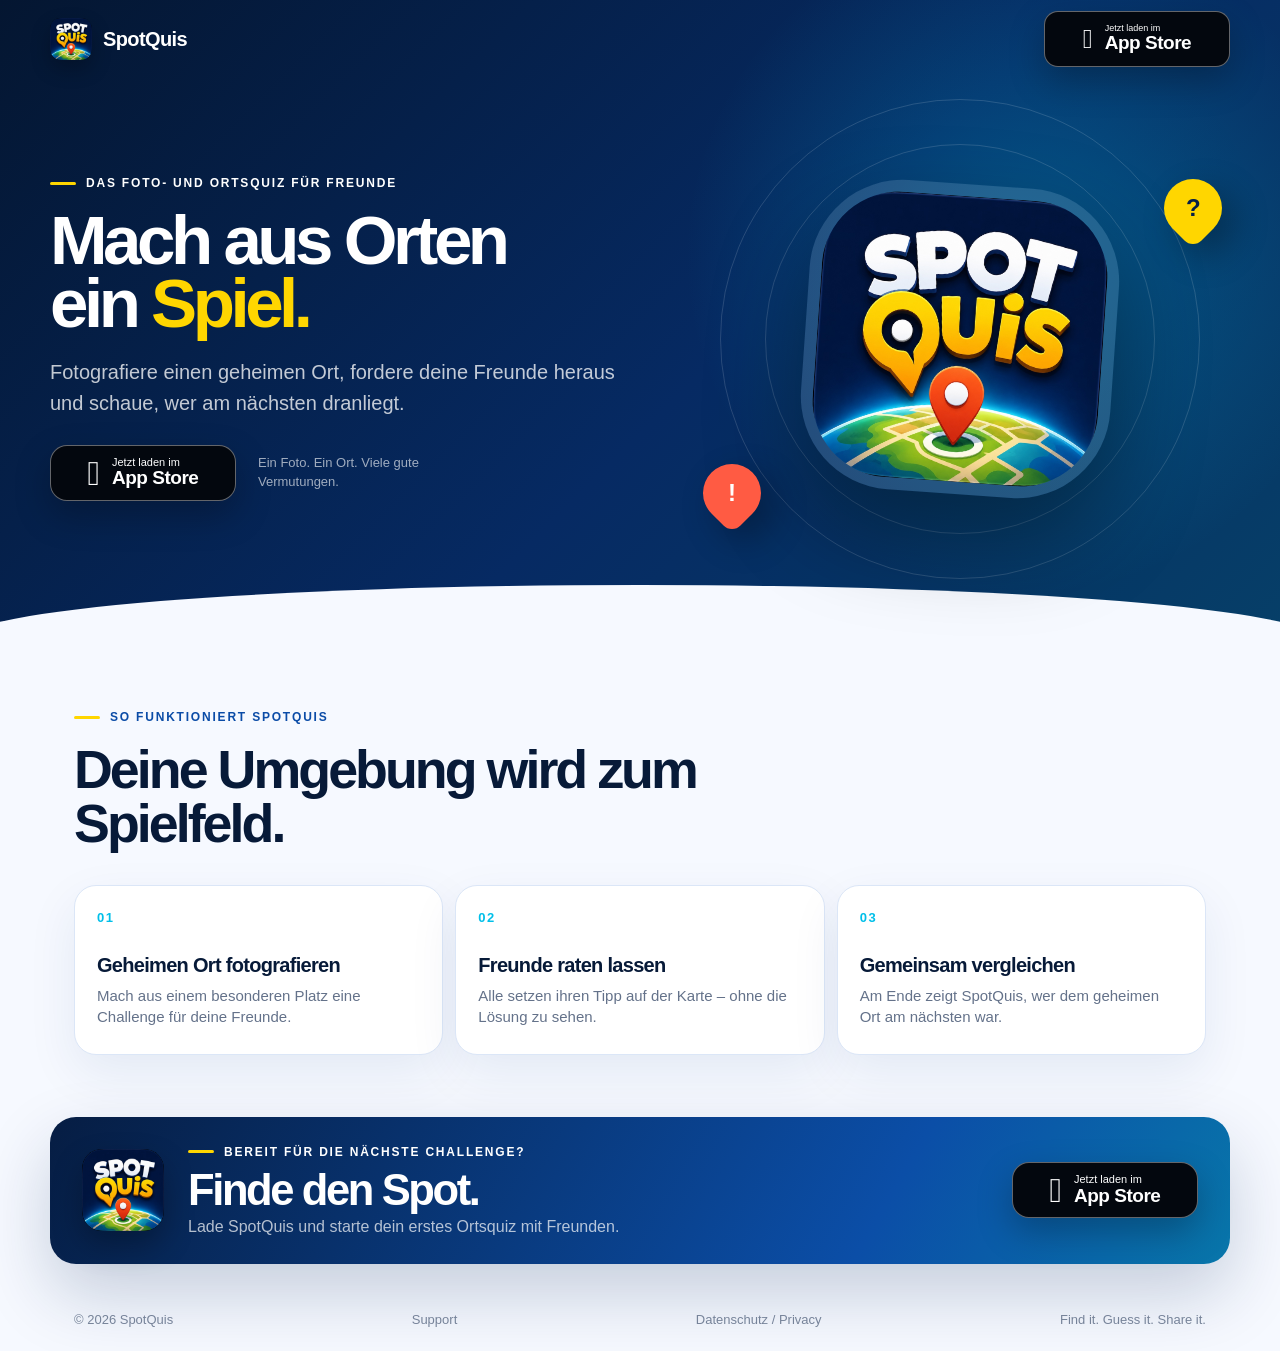
<file: Website-GitHub-Pages/index.html>
<!doctype html>
<html lang="de">
  <head>
    <meta charset="utf-8">
    <meta name="viewport" content="width=device-width, initial-scale=1">
    <title>SpotQuis</title>
    <meta name="description" content="SpotQuis – das Foto- und Ortsquiz für Freunde.">
    <link rel="icon" href="assets/spotquis-icon.jpg">
    <meta http-equiv="refresh" content="0; url=share/">
  </head>
  <body>
    <p><a href="share/">Weiter zu SpotQuis</a></p>
  </body>
</html>
</file>
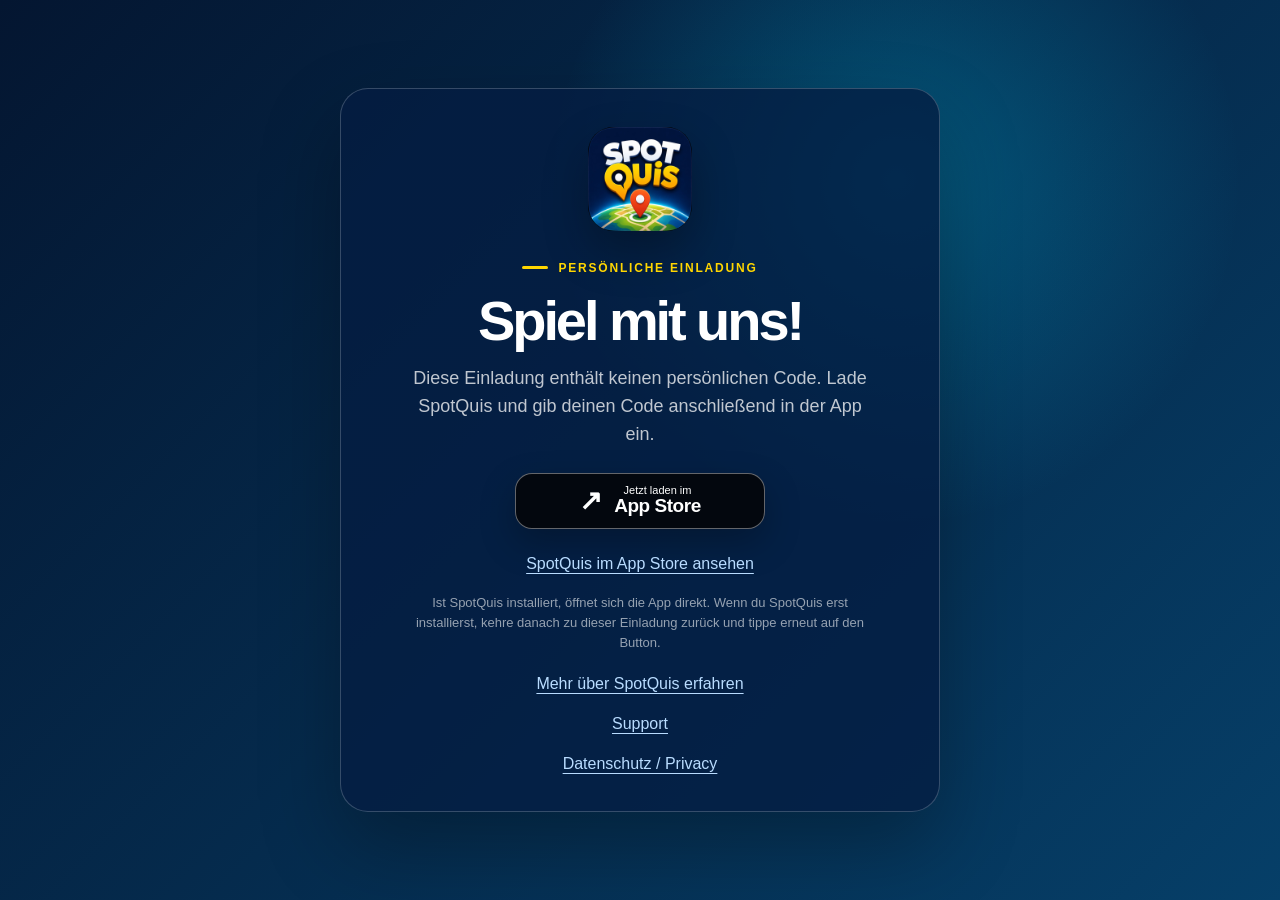
<file: Website-GitHub-Pages/invite/index.html>
<!doctype html>
<html lang="de">
  <head>
    <meta charset="utf-8">
    <meta name="viewport" content="width=device-width, initial-scale=1">
    <title>SpotQuis – Persönliche Einladung</title>
    <meta name="description" content="Du wurdest zu einer SpotQuis-Gruppe eingeladen.">
    <meta property="og:title" content="Du wurdest zu SpotQuis eingeladen">
    <meta property="og:description" content="Öffne deine persönliche Einladung und spiele mit deinen Freunden.">
    <meta property="og:type" content="website">
    <meta property="og:image" content="https://mschatto.github.io/SpotQuis/Website-GitHub-Pages/assets/og.png">
    <meta property="og:image:width" content="1536">
    <meta property="og:image:height" content="1024">
    <link rel="icon" href="../assets/spotquis-icon.jpg">
    <link rel="apple-touch-icon" href="../assets/spotquis-icon.jpg">
    <link rel="stylesheet" href="../assets/style.css?v=invite-2">
  </head>
  <body class="invite-page">
    <main class="invite-shell">
      <section class="invite-card">
        <img src="../assets/spotquis-icon.jpg" alt="SpotQuis App-Icon">
        <p class="eyebrow"><span></span> Persönliche Einladung</p>
        <h1>Spiel mit uns!</h1>
        <p id="invite-description">Öffne diese Einladung in SpotQuis und tritt deiner Gruppe mit dem vorgesehenen Spielerprofil bei.</p>

        <div class="invite-code" id="invite-code" hidden>
          <small>Dein persönlicher Code</small>
          <strong id="code-value"></strong>
        </div>

        <div class="invite-actions">
          <a class="store-button invite-open-button" id="open-in-app" href="https://apps.apple.com/app/id6793887428">
            <span class="open-symbol" aria-hidden="true">↗</span>
            <span><small>Einladung öffnen in</small><strong>SpotQuis</strong></span>
          </a>
          <a class="quiet-link" href="https://apps.apple.com/app/id6793887428">SpotQuis im App Store ansehen</a>
        </div>

        <p class="invite-note">Ist SpotQuis installiert, öffnet sich die App direkt. Wenn du SpotQuis erst installierst, kehre danach zu dieser Einladung zurück und tippe erneut auf den Button.</p>
        <a class="quiet-link" href="../share/">Mehr über SpotQuis erfahren</a>
        <a class="quiet-link" href="../support/">Support</a>
        <a class="quiet-link" href="../privacy/">Datenschutz / Privacy</a>
      </section>
    </main>

    <script>
      (() => {
        const appStoreURL = "https://apps.apple.com/app/id6793887428";
        const params = new URLSearchParams(window.location.search);
        const groupCode = (params.get("g") || "").trim();
        const playerCode = (params.get("p") || "").trim().toUpperCase();
        const openButton = document.getElementById("open-in-app");
        let fallbackTimer;

        if (!playerCode) {
          document.getElementById("invite-description").textContent =
            "Diese Einladung enthält keinen persönlichen Code. Lade SpotQuis und gib deinen Code anschließend in der App ein.";
          openButton.href = appStoreURL;
          openButton.querySelector("small").textContent = "Jetzt laden im";
          openButton.querySelector("strong").textContent = "App Store";
          return;
        }

        document.getElementById("invite-code").hidden = false;
        document.getElementById("code-value").textContent = playerCode;

        const deepLink = new URL("SpotQuis://join");
        if (groupCode) deepLink.searchParams.set("g", groupCode);
        deepLink.searchParams.set("p", playerCode);
        openButton.href = deepLink.toString();

        const cancelFallback = () => {
          if (document.hidden && fallbackTimer) {
            window.clearTimeout(fallbackTimer);
            fallbackTimer = undefined;
          }
        };

        document.addEventListener("visibilitychange", cancelFallback);

        openButton.addEventListener("click", () => {
          fallbackTimer = window.setTimeout(() => {
            if (!document.hidden) window.location.assign(appStoreURL);
          }, 1400);
        });
      })();
    </script>
  </body>
</html>
</file>
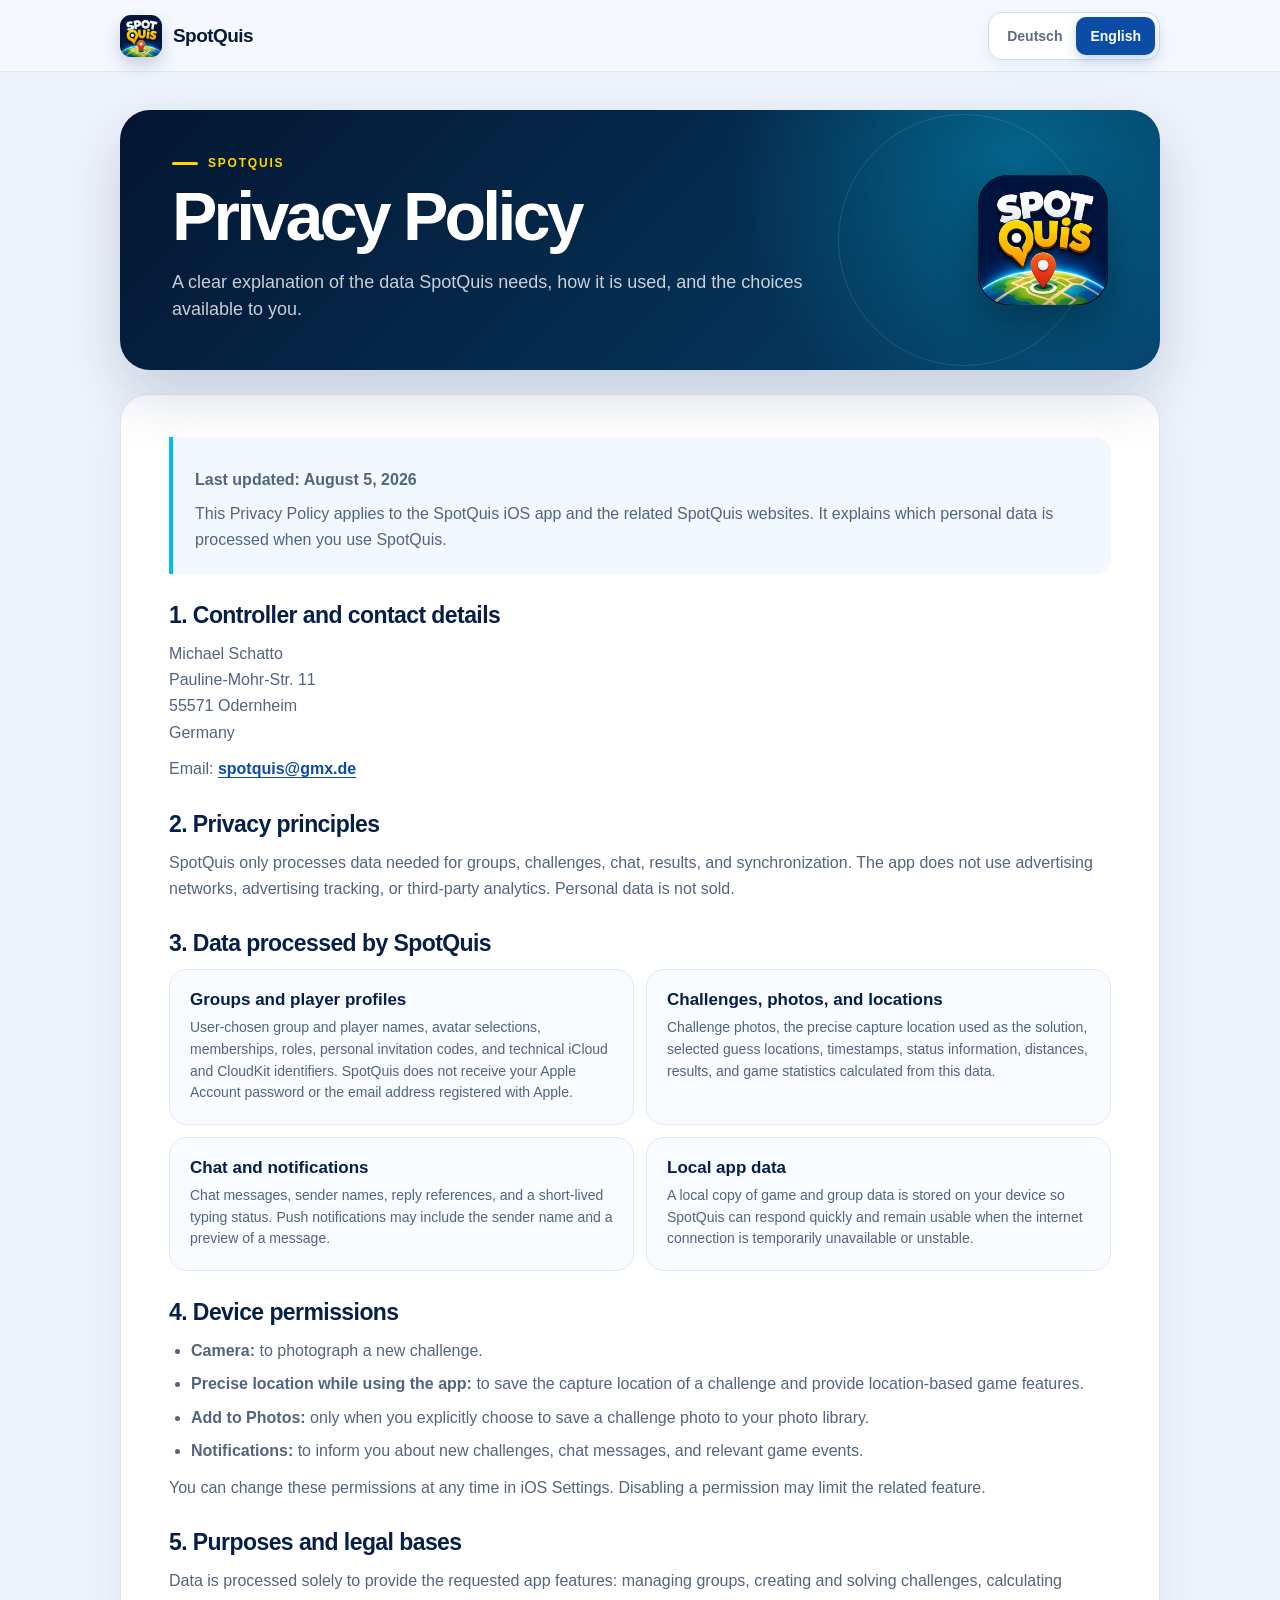
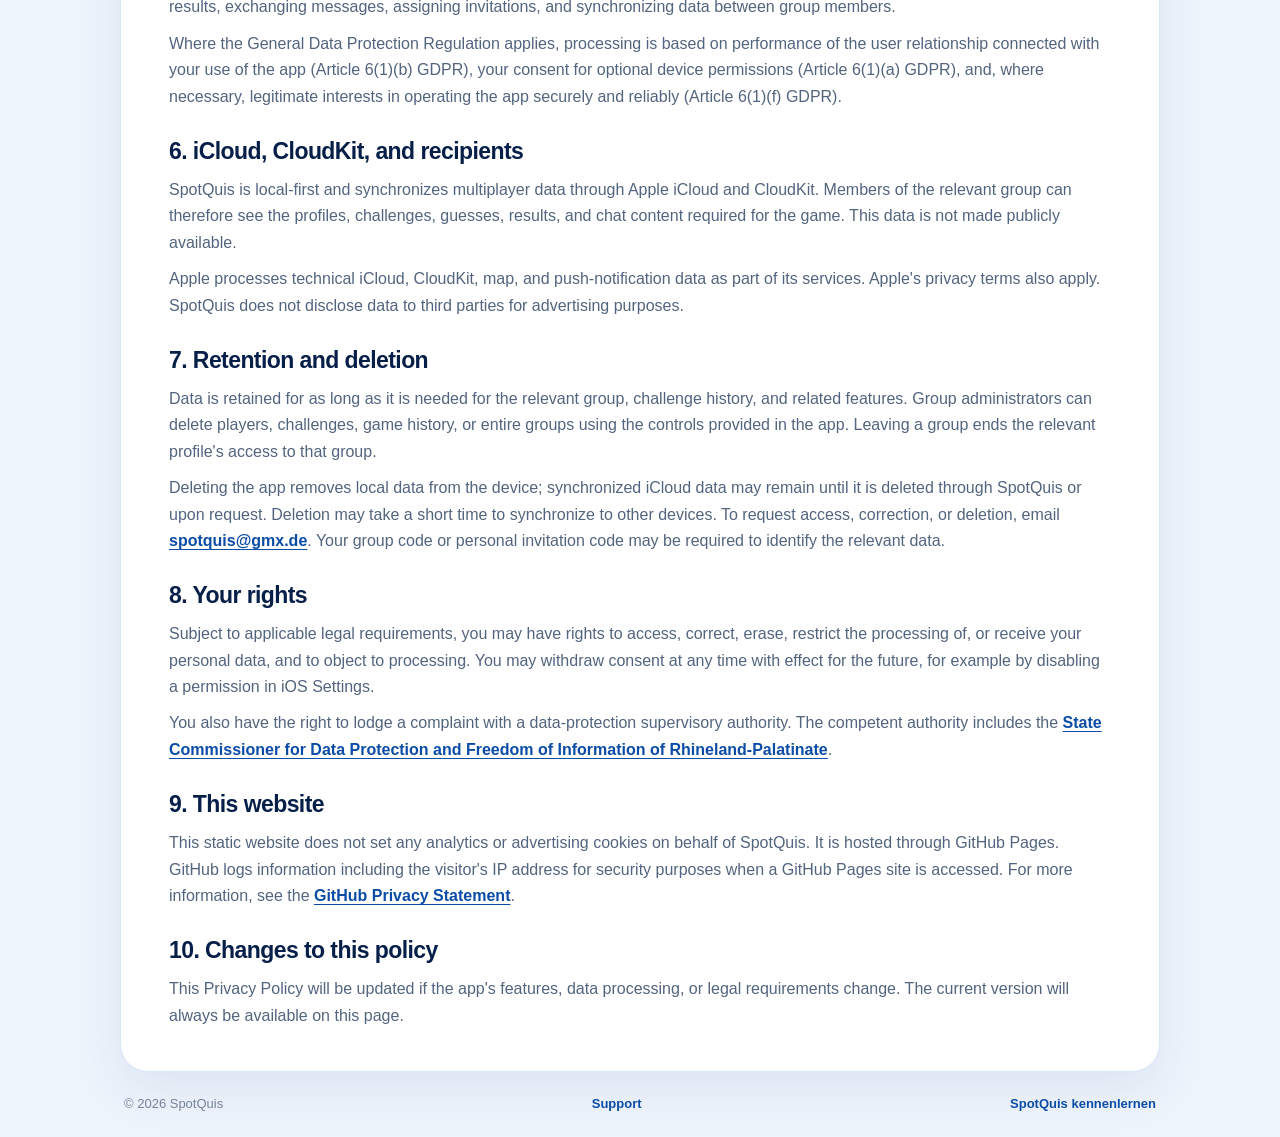
<file: Website-GitHub-Pages/privacy/index.html>
<!doctype html>
<html lang="de">
  <head>
    <meta charset="utf-8">
    <meta name="viewport" content="width=device-width, initial-scale=1">
    <title>SpotQuis – Datenschutz / Privacy Policy</title>
    <meta name="description" content="Datenschutzerklärung und Privacy Policy für die SpotQuis App.">
    <meta property="og:title" content="SpotQuis – Datenschutz / Privacy Policy">
    <meta property="og:description" content="Informationen zum Datenschutz in der SpotQuis App.">
    <meta property="og:type" content="website">
    <meta property="og:url" content="https://mschatto.github.io/SpotQuis/Website-GitHub-Pages/privacy/">
    <meta property="og:image" content="https://mschatto.github.io/SpotQuis/Website-GitHub-Pages/assets/og.png">
    <link rel="icon" href="../assets/spotquis-icon.jpg">
    <link rel="apple-touch-icon" href="../assets/spotquis-icon.jpg">
    <link rel="stylesheet" href="../assets/style.css?v=privacy-1">
  </head>
  <body class="privacy-page">
    <header class="privacy-topbar">
      <a class="privacy-brand" href="../share/" aria-label="SpotQuis">
        <img src="../assets/spotquis-icon.jpg" alt="">
        <span>SpotQuis</span>
      </a>
      <nav class="language-switcher" aria-label="Sprache / Language">
        <button type="button" data-language="de" aria-pressed="true">Deutsch</button>
        <button type="button" data-language="en" aria-pressed="false">English</button>
      </nav>
    </header>

    <main class="privacy-main">
      <section class="privacy-hero">
        <div>
          <p class="eyebrow"><span></span> SpotQuis</p>
          <h1 data-title-de="Datenschutz" data-title-en="Privacy Policy">Datenschutz</h1>
          <p data-lead-de="Transparent erklärt: welche Daten SpotQuis benötigt, wofür sie verwendet werden und welche Möglichkeiten du hast."
             data-lead-en="A clear explanation of the data SpotQuis needs, how it is used, and the choices available to you.">
            Transparent erklärt: welche Daten SpotQuis benötigt, wofür sie verwendet werden und welche Möglichkeiten du hast.
          </p>
        </div>
        <img src="../assets/spotquis-icon.jpg" alt="SpotQuis App-Icon">
      </section>

      <article class="privacy-document" data-content-language="de">
        <div class="document-intro">
          <p><strong>Stand: 5. August 2026</strong></p>
          <p>Diese Datenschutzerklärung gilt für die iOS-App SpotQuis und die zugehörigen SpotQuis-Webseiten. Sie beschreibt, welche personenbezogenen Daten bei der Nutzung verarbeitet werden.</p>
        </div>

        <section>
          <h2>1. Verantwortlicher und Kontakt</h2>
          <address>
            Michael Schatto<br>
            Pauline-Mohr-Str. 11<br>
            55571 Odernheim<br>
            Deutschland
          </address>
          <p>E-Mail: <a href="mailto:spotquis@gmx.de">spotquis@gmx.de</a></p>
        </section>

        <section>
          <h2>2. Grundsätze</h2>
          <p>SpotQuis verarbeitet nur Daten, die für Gruppen, Challenges, Chat, Ergebnisse und die Synchronisierung benötigt werden. Die App verwendet keine Werbenetzwerke, kein Werbe-Tracking und keine Analysedienste von Drittanbietern. Personenbezogene Daten werden nicht verkauft.</p>
        </section>

        <section>
          <h2>3. Welche Daten verarbeitet werden</h2>
          <div class="privacy-grid">
            <div class="privacy-item">
              <h3>Gruppen und Spielerprofile</h3>
              <p>Frei gewählte Gruppen- und Spielernamen, Avatar-Auswahl, Mitgliedschaften, Rollen, persönliche Einladungscodes sowie technische iCloud- und CloudKit-Kennungen. SpotQuis erhält dadurch weder dein Apple-ID-Passwort noch deine bei Apple hinterlegte E-Mail-Adresse.</p>
            </div>
            <div class="privacy-item">
              <h3>Challenges, Fotos und Orte</h3>
              <p>Challenge-Fotos, der genaue Aufnahmeort als Lösung, ausgewählte Tipp-Positionen, Zeitangaben, Status, Distanzen, Ergebnisse und daraus berechnete Spielstatistiken.</p>
            </div>
            <div class="privacy-item">
              <h3>Chat und Benachrichtigungen</h3>
              <p>Chat-Nachrichten, Absendername, Antwortbezüge und ein kurzzeitiger Tippstatus. Push-Mitteilungen können Absendernamen und eine Nachrichtenvorschau enthalten.</p>
            </div>
            <div class="privacy-item">
              <h3>Lokale App-Daten</h3>
              <p>Eine lokale Kopie der Spiel- und Gruppendaten wird auf deinem Gerät gespeichert, damit SpotQuis schnell reagiert und zeitweise auch ohne stabile Internetverbindung nutzbar bleibt.</p>
            </div>
          </div>
        </section>

        <section>
          <h2>4. Geräteberechtigungen</h2>
          <ul>
            <li><strong>Kamera:</strong> zum Fotografieren einer neuen Challenge.</li>
            <li><strong>Genauer Standort während der Nutzung:</strong> um den Aufnahmeort einer Challenge zu speichern und standortbezogene Spielfunktionen bereitzustellen.</li>
            <li><strong>Fotos hinzufügen:</strong> nur wenn du dich ausdrücklich entscheidest, ein Challenge-Foto in deiner Mediathek zu speichern.</li>
            <li><strong>Mitteilungen:</strong> um über neue Challenges, Chat-Nachrichten und relevante Spielereignisse zu informieren.</li>
          </ul>
          <p>Du kannst diese Berechtigungen jederzeit in den iOS-Einstellungen ändern. Eine Deaktivierung kann die jeweilige Funktion einschränken.</p>
        </section>

        <section>
          <h2>5. Zwecke und Rechtsgrundlagen</h2>
          <p>Die Verarbeitung dient ausschließlich dazu, die gewünschten App-Funktionen bereitzustellen: Gruppen verwalten, Challenges erstellen und lösen, Ergebnisse berechnen, Nachrichten austauschen, Einladungen zuordnen und Daten zwischen Gruppenmitgliedern synchronisieren.</p>
          <p>Soweit die Datenschutz-Grundverordnung anwendbar ist, erfolgt die Verarbeitung zur Erfüllung des mit der App-Nutzung verbundenen Nutzungsverhältnisses (Art. 6 Abs. 1 lit. b DSGVO), aufgrund deiner Einwilligung bei optionalen Geräteberechtigungen (Art. 6 Abs. 1 lit. a DSGVO) und, soweit erforderlich, aufgrund berechtigter Interessen an einem sicheren und zuverlässigen Betrieb (Art. 6 Abs. 1 lit. f DSGVO).</p>
        </section>

        <section>
          <h2>6. iCloud, CloudKit und Empfänger</h2>
          <p>SpotQuis ist „Local First“ und synchronisiert Mehrspieler-Daten über Apple iCloud und CloudKit. Dadurch können die Mitglieder der jeweiligen Gruppe die für das Spiel erforderlichen Profile, Challenges, Tipps, Ergebnisse und Chat-Inhalte sehen. Daten werden nicht öffentlich bereitgestellt.</p>
          <p>Apple verarbeitet technische iCloud-, CloudKit-, Karten- und Push-Mitteilungsdaten im Rahmen seiner Dienste. Es gelten ergänzend die Datenschutzbestimmungen von Apple. SpotQuis gibt Daten nicht zu Werbezwecken an Dritte weiter.</p>
        </section>

        <section>
          <h2>7. Speicherdauer und Löschung</h2>
          <p>Daten werden gespeichert, solange sie für die jeweilige Gruppe, den Challenge-Verlauf und die zugehörigen Funktionen benötigt werden. Gruppenadministratoren können Spieler, Challenges, Spielverläufe oder ganze Gruppen über die angebotenen App-Funktionen löschen. Das Verlassen einer Gruppe beendet den Zugriff des betreffenden Profils auf diese Gruppe.</p>
          <p>Beim Löschen der App werden die lokalen Daten vom Gerät entfernt; synchronisierte iCloud-Daten können weiterhin bestehen, bis sie über SpotQuis oder auf Anfrage gelöscht werden. Die Synchronisierung einer Löschung auf andere Geräte kann kurze Zeit dauern. Für Auskunft, Berichtigung oder Löschung kannst du dich unter <a href="mailto:spotquis@gmx.de">spotquis@gmx.de</a> melden. Zur Zuordnung kann die Angabe des Gruppen- oder persönlichen Einladungscodes erforderlich sein.</p>
        </section>

        <section>
          <h2>8. Deine Rechte</h2>
          <p>Soweit die gesetzlichen Voraussetzungen vorliegen, hast du insbesondere Rechte auf Auskunft, Berichtigung, Löschung, Einschränkung der Verarbeitung, Datenübertragbarkeit und Widerspruch. Eine erteilte Einwilligung kann jederzeit mit Wirkung für die Zukunft widerrufen werden, etwa durch das Abschalten einer Berechtigung in den iOS-Einstellungen.</p>
          <p>Du kannst dich außerdem bei einer Datenschutzaufsichtsbehörde beschweren. Zuständig ist insbesondere der <a href="https://www.datenschutz.rlp.de/themen/datenschutzhinweise/beschwerden" target="_blank" rel="noreferrer">Landesbeauftragte für den Datenschutz und die Informationsfreiheit Rheinland-Pfalz</a>.</p>
        </section>

        <section>
          <h2>9. Diese Website</h2>
          <p>Diese statische Website setzt durch SpotQuis keine eigenen Analyse- oder Werbe-Cookies ein. Sie wird über GitHub Pages bereitgestellt. GitHub protokolliert beim Abruf einer GitHub-Pages-Seite unter anderem die IP-Adresse zu Sicherheitszwecken. Weitere Informationen enthält die <a href="https://docs.github.com/en/site-policy/privacy-policies/github-general-privacy-statement" target="_blank" rel="noreferrer">Datenschutzerklärung von GitHub</a>.</p>
        </section>

        <section>
          <h2>10. Änderungen</h2>
          <p>Diese Datenschutzerklärung wird angepasst, wenn sich Funktionen, Datenverarbeitungen oder rechtliche Anforderungen ändern. Die aktuelle Fassung ist stets auf dieser Seite verfügbar.</p>
        </section>
      </article>

      <article class="privacy-document" data-content-language="en" hidden>
        <div class="document-intro">
          <p><strong>Last updated: August 5, 2026</strong></p>
          <p>This Privacy Policy applies to the SpotQuis iOS app and the related SpotQuis websites. It explains which personal data is processed when you use SpotQuis.</p>
        </div>

        <section>
          <h2>1. Controller and contact details</h2>
          <address>
            Michael Schatto<br>
            Pauline-Mohr-Str. 11<br>
            55571 Odernheim<br>
            Germany
          </address>
          <p>Email: <a href="mailto:spotquis@gmx.de">spotquis@gmx.de</a></p>
        </section>

        <section>
          <h2>2. Privacy principles</h2>
          <p>SpotQuis only processes data needed for groups, challenges, chat, results, and synchronization. The app does not use advertising networks, advertising tracking, or third-party analytics. Personal data is not sold.</p>
        </section>

        <section>
          <h2>3. Data processed by SpotQuis</h2>
          <div class="privacy-grid">
            <div class="privacy-item">
              <h3>Groups and player profiles</h3>
              <p>User-chosen group and player names, avatar selections, memberships, roles, personal invitation codes, and technical iCloud and CloudKit identifiers. SpotQuis does not receive your Apple Account password or the email address registered with Apple.</p>
            </div>
            <div class="privacy-item">
              <h3>Challenges, photos, and locations</h3>
              <p>Challenge photos, the precise capture location used as the solution, selected guess locations, timestamps, status information, distances, results, and game statistics calculated from this data.</p>
            </div>
            <div class="privacy-item">
              <h3>Chat and notifications</h3>
              <p>Chat messages, sender names, reply references, and a short-lived typing status. Push notifications may include the sender name and a preview of a message.</p>
            </div>
            <div class="privacy-item">
              <h3>Local app data</h3>
              <p>A local copy of game and group data is stored on your device so SpotQuis can respond quickly and remain usable when the internet connection is temporarily unavailable or unstable.</p>
            </div>
          </div>
        </section>

        <section>
          <h2>4. Device permissions</h2>
          <ul>
            <li><strong>Camera:</strong> to photograph a new challenge.</li>
            <li><strong>Precise location while using the app:</strong> to save the capture location of a challenge and provide location-based game features.</li>
            <li><strong>Add to Photos:</strong> only when you explicitly choose to save a challenge photo to your photo library.</li>
            <li><strong>Notifications:</strong> to inform you about new challenges, chat messages, and relevant game events.</li>
          </ul>
          <p>You can change these permissions at any time in iOS Settings. Disabling a permission may limit the related feature.</p>
        </section>

        <section>
          <h2>5. Purposes and legal bases</h2>
          <p>Data is processed solely to provide the requested app features: managing groups, creating and solving challenges, calculating results, exchanging messages, assigning invitations, and synchronizing data between group members.</p>
          <p>Where the General Data Protection Regulation applies, processing is based on performance of the user relationship connected with your use of the app (Article 6(1)(b) GDPR), your consent for optional device permissions (Article 6(1)(a) GDPR), and, where necessary, legitimate interests in operating the app securely and reliably (Article 6(1)(f) GDPR).</p>
        </section>

        <section>
          <h2>6. iCloud, CloudKit, and recipients</h2>
          <p>SpotQuis is local-first and synchronizes multiplayer data through Apple iCloud and CloudKit. Members of the relevant group can therefore see the profiles, challenges, guesses, results, and chat content required for the game. This data is not made publicly available.</p>
          <p>Apple processes technical iCloud, CloudKit, map, and push-notification data as part of its services. Apple's privacy terms also apply. SpotQuis does not disclose data to third parties for advertising purposes.</p>
        </section>

        <section>
          <h2>7. Retention and deletion</h2>
          <p>Data is retained for as long as it is needed for the relevant group, challenge history, and related features. Group administrators can delete players, challenges, game history, or entire groups using the controls provided in the app. Leaving a group ends the relevant profile's access to that group.</p>
          <p>Deleting the app removes local data from the device; synchronized iCloud data may remain until it is deleted through SpotQuis or upon request. Deletion may take a short time to synchronize to other devices. To request access, correction, or deletion, email <a href="mailto:spotquis@gmx.de">spotquis@gmx.de</a>. Your group code or personal invitation code may be required to identify the relevant data.</p>
        </section>

        <section>
          <h2>8. Your rights</h2>
          <p>Subject to applicable legal requirements, you may have rights to access, correct, erase, restrict the processing of, or receive your personal data, and to object to processing. You may withdraw consent at any time with effect for the future, for example by disabling a permission in iOS Settings.</p>
          <p>You also have the right to lodge a complaint with a data-protection supervisory authority. The competent authority includes the <a href="https://www.datenschutz.rlp.de/themen/datenschutzhinweise/beschwerden" target="_blank" rel="noreferrer">State Commissioner for Data Protection and Freedom of Information of Rhineland-Palatinate</a>.</p>
        </section>

        <section>
          <h2>9. This website</h2>
          <p>This static website does not set any analytics or advertising cookies on behalf of SpotQuis. It is hosted through GitHub Pages. GitHub logs information including the visitor's IP address for security purposes when a GitHub Pages site is accessed. For more information, see the <a href="https://docs.github.com/en/site-policy/privacy-policies/github-general-privacy-statement" target="_blank" rel="noreferrer">GitHub Privacy Statement</a>.</p>
        </section>

        <section>
          <h2>10. Changes to this policy</h2>
          <p>This Privacy Policy will be updated if the app's features, data processing, or legal requirements change. The current version will always be available on this page.</p>
        </section>
      </article>

      <footer class="privacy-footer">
        <span>© 2026 SpotQuis</span>
        <a href="../support/">Support</a>
        <a href="../share/">SpotQuis kennenlernen</a>
      </footer>
    </main>

    <script>
      (() => {
        const buttons = [...document.querySelectorAll("[data-language]")];
        const documents = [...document.querySelectorAll("[data-content-language]")];
        const heading = document.querySelector(".privacy-hero h1");
        const lead = document.querySelector(".privacy-hero > div > p:last-child");

        const setLanguage = (language, updateAddress = true) => {
          const selected = language === "en" ? "en" : "de";
          document.documentElement.lang = selected;
          document.title = selected === "de"
            ? "SpotQuis – Datenschutz"
            : "SpotQuis – Privacy Policy";
          heading.textContent = selected === "de" ? heading.dataset.titleDe : heading.dataset.titleEn;
          lead.textContent = selected === "de" ? lead.dataset.leadDe : lead.dataset.leadEn;
          documents.forEach((documentBlock) => {
            documentBlock.hidden = documentBlock.dataset.contentLanguage !== selected;
          });
          buttons.forEach((button) => {
            button.setAttribute("aria-pressed", String(button.dataset.language === selected));
          });
          if (updateAddress) {
            const url = new URL(window.location.href);
            url.searchParams.set("lang", selected);
            window.history.replaceState({}, "", url);
          }
        };

        buttons.forEach((button) => {
          button.addEventListener("click", () => setLanguage(button.dataset.language));
        });

        const requestedLanguage = new URLSearchParams(window.location.search).get("lang");
        const initialLanguage = requestedLanguage || (navigator.language.toLowerCase().startsWith("de") ? "de" : "en");
        setLanguage(initialLanguage, false);
      })();
    </script>
  </body>
</html>
</file>
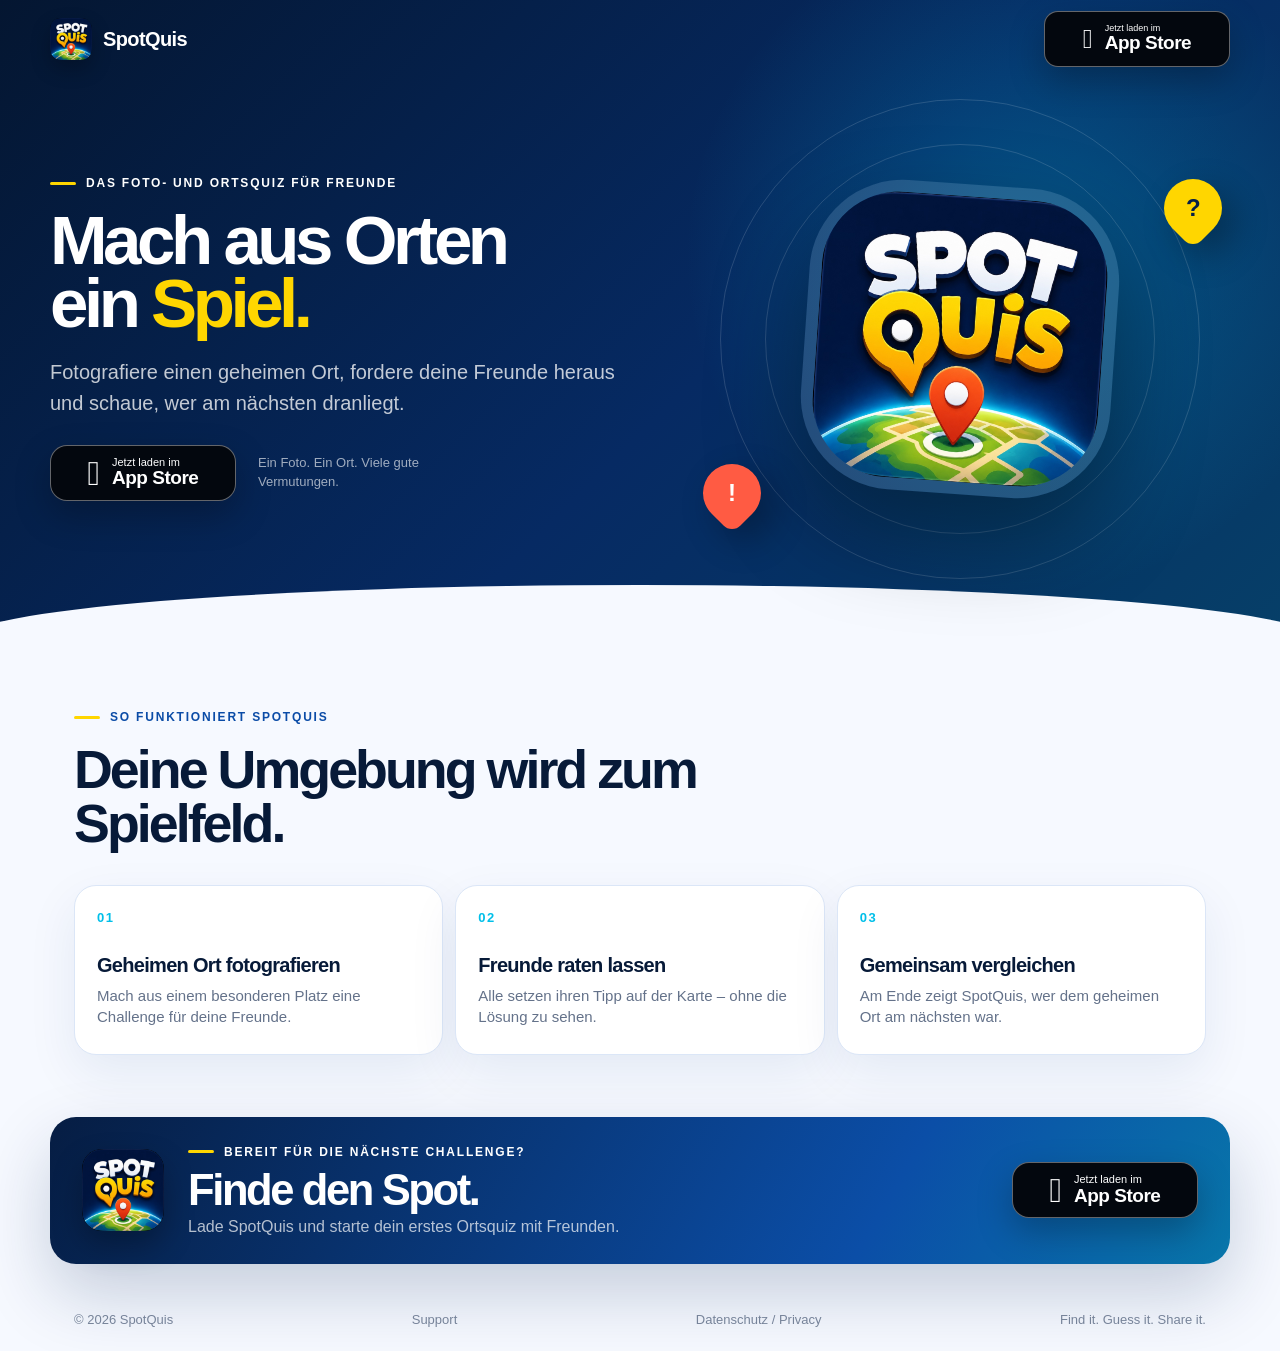
<file: Website-GitHub-Pages/share/index.html>
<!doctype html>
<html lang="de">
  <head>
    <meta charset="utf-8">
    <meta name="viewport" content="width=device-width, initial-scale=1">
    <title>SpotQuis – Mach aus Orten ein Spiel</title>
    <meta name="description" content="Fotografiere geheime Orte, fordere deine Freunde heraus und finde heraus, wer am nächsten dranliegt.">
    <meta property="og:title" content="SpotQuis – Mach aus Orten ein Spiel">
    <meta property="og:description" content="Fotografiere einen geheimen Ort und fordere deine Freunde heraus.">
    <meta property="og:type" content="website">
    <!-- Diese beiden Adressen werden eingesetzt, sobald die endgültige Webadresse feststeht. -->
    <meta property="og:url" content="https://mschatto.github.io/SpotQuis/Website-GitHub-Pages/share/">
    <meta property="og:image" content="https://mschatto.github.io/SpotQuis/Website-GitHub-Pages/assets/og.png">
    <meta property="og:image:width" content="1536">
    <meta property="og:image:height" content="1024">
    <meta property="og:image:alt" content="SpotQuis – Mach aus Orten ein Spiel">
    <link rel="icon" href="../assets/spotquis-icon.jpg">
    <link rel="apple-touch-icon" href="../assets/spotquis-icon.jpg">
    <link rel="stylesheet" href="../assets/style.css?v=compact-2">
  </head>
  <body>
    <main>
      <header class="topbar">
        <a class="brand" href="#top" aria-label="SpotQuis Startseite">
          <img src="../assets/spotquis-icon.jpg" alt="">
          <span>SpotQuis</span>
        </a>
        <a class="store-button compact" href="https://apps.apple.com/app/id6793887428" target="_blank" rel="noreferrer" aria-label="SpotQuis im App Store öffnen">
          <span class="apple" aria-hidden="true">&#63743;</span>
          <span><small>Jetzt laden im</small><strong>App Store</strong></span>
        </a>
      </header>

      <section class="hero" id="top">
        <div class="hero-copy">
          <p class="eyebrow"><span></span> Das Foto- und Ortsquiz für Freunde</p>
          <h1>Mach aus Orten<br>ein <em>Spiel.</em></h1>
          <p class="hero-text">Fotografiere einen geheimen Ort, fordere deine Freunde heraus und schaue, wer am nächsten dranliegt.</p>
          <div class="hero-actions">
            <a class="store-button" href="https://apps.apple.com/app/id6793887428" target="_blank" rel="noreferrer" aria-label="SpotQuis im App Store öffnen">
              <span class="apple" aria-hidden="true">&#63743;</span>
              <span><small>Jetzt laden im</small><strong>App Store</strong></span>
            </a>
            <p>Ein Foto. Ein Ort. Viele gute Vermutungen.</p>
          </div>
        </div>
        <div class="hero-art" aria-label="SpotQuis App-Logo">
          <div class="orbit orbit-one"></div>
          <div class="orbit orbit-two"></div>
          <div class="logo-card"><img src="../assets/spotquis-icon.jpg" alt="SpotQuis App-Icon"></div>
          <div class="floating-pin pin-yellow"><span>?</span></div>
          <div class="floating-pin pin-coral"><span>!</span></div>
        </div>
      </section>

      <section class="how-it-works" aria-labelledby="how-title">
        <div class="section-heading">
          <p class="eyebrow"><span></span> So funktioniert SpotQuis</p>
          <h2 id="how-title">Deine Umgebung wird zum Spielfeld.</h2>
        </div>
        <div class="steps">
          <article class="step-card"><span class="step-number">01</span><h3>Geheimen Ort fotografieren</h3><p>Mach aus einem besonderen Platz eine Challenge für deine Freunde.</p></article>
          <article class="step-card"><span class="step-number">02</span><h3>Freunde raten lassen</h3><p>Alle setzen ihren Tipp auf der Karte – ohne die Lösung zu sehen.</p></article>
          <article class="step-card"><span class="step-number">03</span><h3>Gemeinsam vergleichen</h3><p>Am Ende zeigt SpotQuis, wer dem geheimen Ort am nächsten war.</p></article>
        </div>
      </section>

      <section class="final-cta">
        <img src="../assets/spotquis-icon.jpg" alt="SpotQuis App-Icon">
        <div><p class="eyebrow"><span></span> Bereit für die nächste Challenge?</p><h2>Finde den Spot.</h2><p>Lade SpotQuis und starte dein erstes Ortsquiz mit Freunden.</p></div>
        <a class="store-button" href="https://apps.apple.com/app/id6793887428" target="_blank" rel="noreferrer" aria-label="SpotQuis im App Store öffnen">
          <span class="apple" aria-hidden="true">&#63743;</span>
          <span><small>Jetzt laden im</small><strong>App Store</strong></span>
        </a>
      </section>
      <footer><span>© 2026 SpotQuis</span><a href="../support/">Support</a><a href="../privacy/">Datenschutz / Privacy</a><span>Find it. Guess it. Share it.</span></footer>
    </main>
  </body>
</html>
</file>
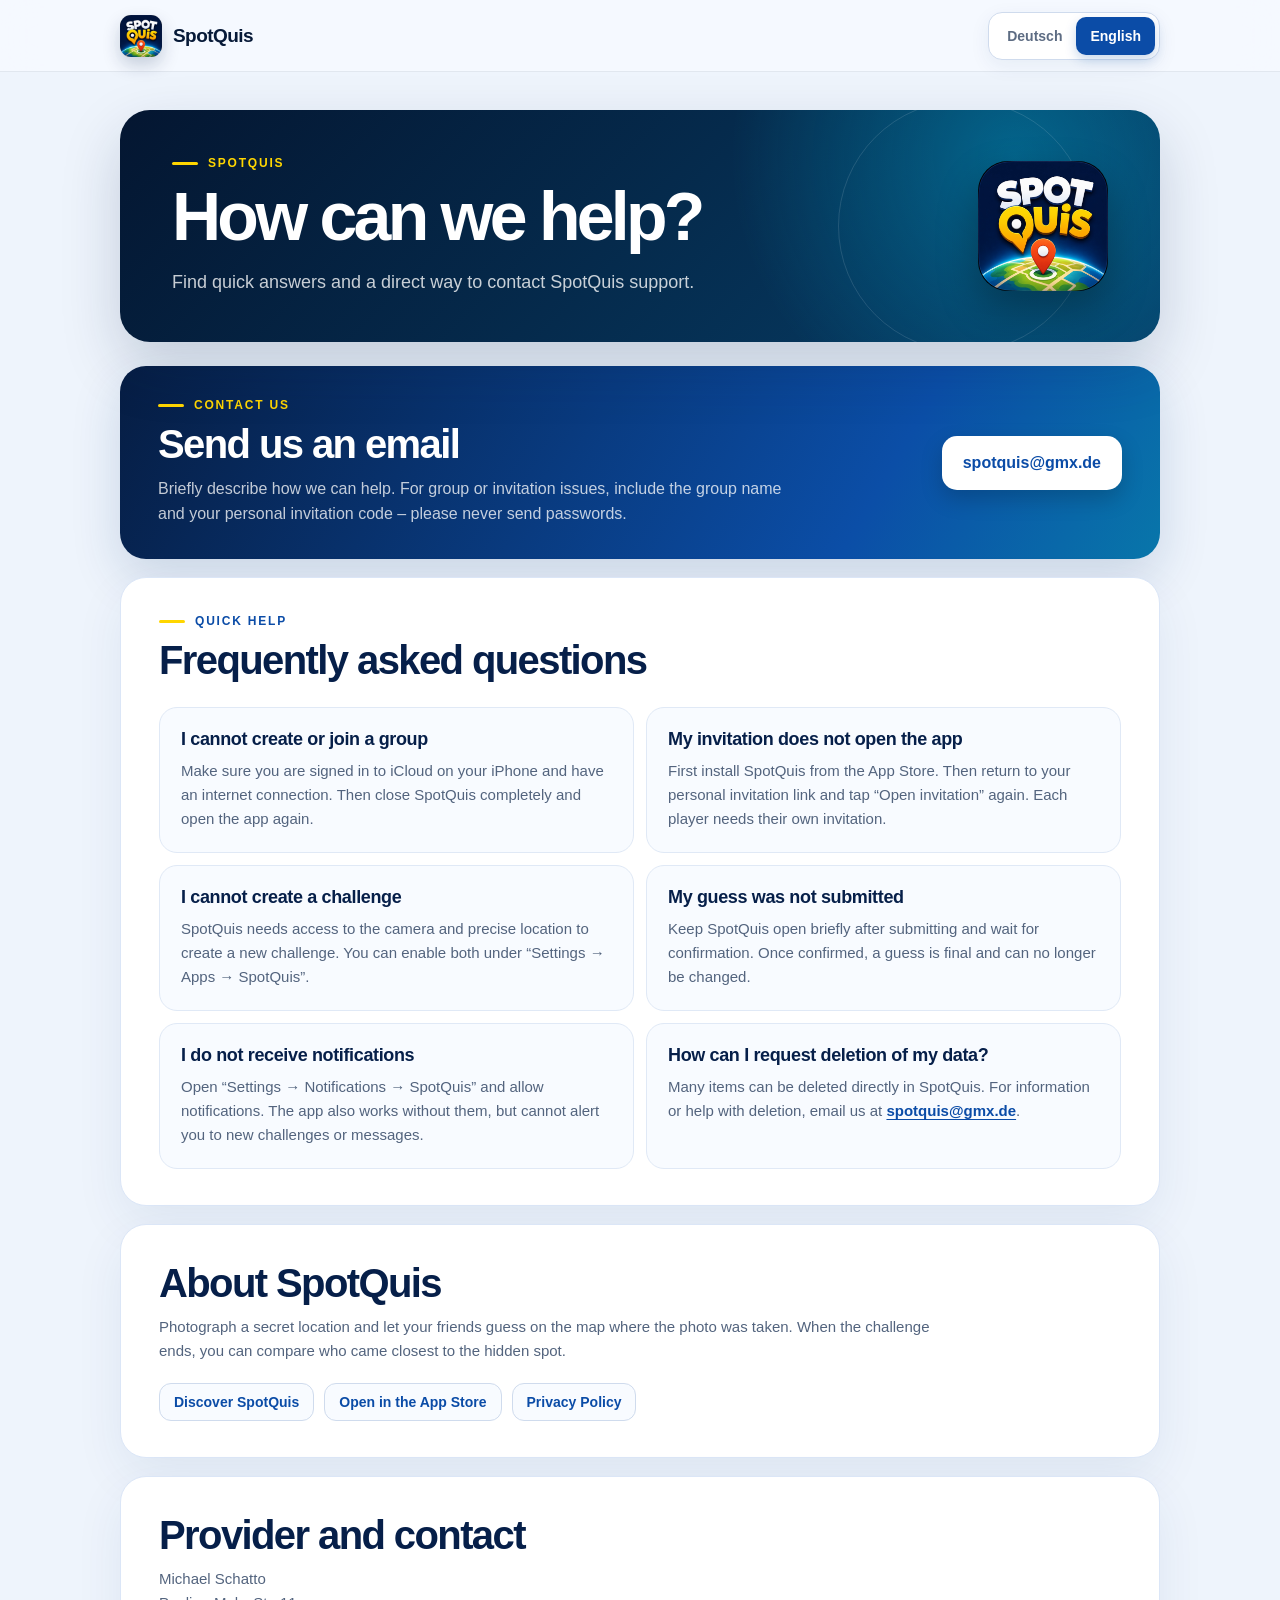
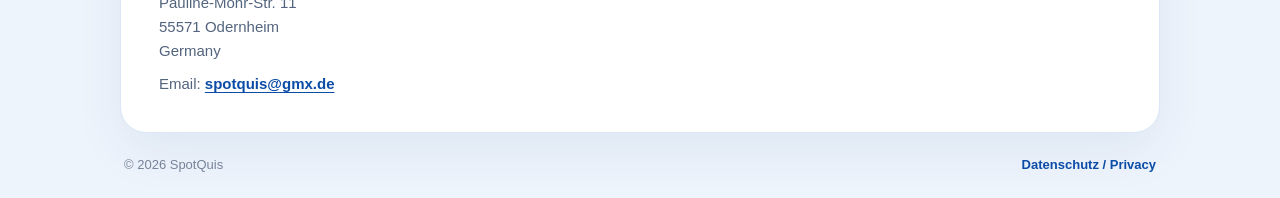
<file: Website-GitHub-Pages/support/index.html>
<!doctype html>
<html lang="de">
  <head>
    <meta charset="utf-8">
    <meta name="viewport" content="width=device-width, initial-scale=1">
    <title>SpotQuis – Support</title>
    <meta name="description" content="Hilfe, Antworten und Kontakt für die SpotQuis App.">
    <meta property="og:title" content="SpotQuis – Support">
    <meta property="og:description" content="Hilfe und Kontakt rund um SpotQuis.">
    <meta property="og:type" content="website">
    <meta property="og:url" content="https://mschatto.github.io/SpotQuis/Website-GitHub-Pages/support/">
    <meta property="og:image" content="https://mschatto.github.io/SpotQuis/Website-GitHub-Pages/assets/og.png">
    <link rel="icon" href="../assets/spotquis-icon.jpg">
    <link rel="apple-touch-icon" href="../assets/spotquis-icon.jpg">
    <link rel="stylesheet" href="../assets/style.css?v=support-1">
  </head>
  <body class="privacy-page support-page">
    <header class="privacy-topbar">
      <a class="privacy-brand" href="../share/" aria-label="SpotQuis">
        <img src="../assets/spotquis-icon.jpg" alt="">
        <span>SpotQuis</span>
      </a>
      <nav class="language-switcher" aria-label="Sprache / Language">
        <button type="button" data-language="de" aria-pressed="true">Deutsch</button>
        <button type="button" data-language="en" aria-pressed="false">English</button>
      </nav>
    </header>

    <main class="privacy-main">
      <section class="privacy-hero support-hero">
        <div>
          <p class="eyebrow"><span></span> SpotQuis</p>
          <h1 data-title-de="Wie können wir helfen?" data-title-en="How can we help?">Wie können wir helfen?</h1>
          <p data-lead-de="Hier findest du schnelle Antworten und den direkten Kontakt zum SpotQuis-Support."
             data-lead-en="Find quick answers and a direct way to contact SpotQuis support.">
            Hier findest du schnelle Antworten und den direkten Kontakt zum SpotQuis-Support.
          </p>
        </div>
        <img src="../assets/spotquis-icon.jpg" alt="SpotQuis App-Icon">
      </section>

      <article class="support-content" data-content-language="de">
        <section class="support-contact">
          <div>
            <p class="eyebrow"><span></span> Direkter Kontakt</p>
            <h2>Schreib uns eine E-Mail</h2>
            <p>Beschreibe kurz dein Anliegen. Bei Problemen mit einer Gruppe oder Einladung helfen Gruppenname und persönlicher Einladungscode – bitte sende keine Passwörter.</p>
          </div>
          <a class="support-mail-button" href="mailto:spotquis@gmx.de?subject=SpotQuis%20Support">spotquis@gmx.de</a>
        </section>

        <section class="support-section">
          <p class="eyebrow"><span></span> Schnelle Hilfe</p>
          <h2>Häufige Fragen</h2>
          <div class="support-grid">
            <article class="support-item">
              <h3>Ich kann keine Gruppe erstellen oder beitreten</h3>
              <p>Prüfe, ob du auf deinem iPhone bei iCloud angemeldet bist und eine Internetverbindung besteht. Schließe SpotQuis anschließend einmal vollständig und öffne die App erneut.</p>
            </article>
            <article class="support-item">
              <h3>Meine Einladung öffnet die App nicht</h3>
              <p>Installiere SpotQuis zuerst aus dem App Store. Kehre danach zum persönlichen Einladungslink zurück und tippe erneut auf „Einladung öffnen“. Jeder Spieler benötigt seine eigene Einladung.</p>
            </article>
            <article class="support-item">
              <h3>Ich kann keine Challenge erstellen</h3>
              <p>Für eine neue Challenge benötigt SpotQuis Zugriff auf Kamera und genauen Standort. Du kannst beides unter „Einstellungen → Apps → SpotQuis“ erlauben.</p>
            </article>
            <article class="support-item">
              <h3>Mein Tipp wurde nicht übernommen</h3>
              <p>Lass SpotQuis nach dem Absenden kurz geöffnet und achte auf die Bestätigung. Ein bestätigter Tipp ist endgültig und kann danach nicht mehr geändert werden.</p>
            </article>
            <article class="support-item">
              <h3>Ich erhalte keine Mitteilungen</h3>
              <p>Öffne „Einstellungen → Mitteilungen → SpotQuis“ und erlaube Mitteilungen. Die App funktioniert auch ohne sie, informiert dich dann aber nicht über neue Challenges oder Nachrichten.</p>
            </article>
            <article class="support-item">
              <h3>Wie kann ich Daten löschen lassen?</h3>
              <p>Viele Inhalte lassen sich direkt in SpotQuis löschen. Für Auskunft oder Unterstützung bei einer Löschung schreib uns bitte an <a href="mailto:spotquis@gmx.de">spotquis@gmx.de</a>.</p>
            </article>
          </div>
        </section>

        <section class="support-section support-about">
          <h2>Über SpotQuis</h2>
          <p>Fotografiere einen geheimen Ort und lass deine Freunde auf der Karte raten, wo das Foto entstanden ist. Nach Ablauf der Challenge seht ihr gemeinsam, wer dem gesuchten Spot am nächsten war.</p>
          <div class="support-links">
            <a href="../share/">SpotQuis kennenlernen</a>
            <a href="https://apps.apple.com/app/id6793887428">Im App Store öffnen</a>
            <a href="../privacy/">Datenschutz</a>
          </div>
        </section>

        <section class="support-legal">
          <h2>Anbieter und Kontakt</h2>
          <address>Michael Schatto<br>Pauline-Mohr-Str. 11<br>55571 Odernheim<br>Deutschland</address>
          <p>E-Mail: <a href="mailto:spotquis@gmx.de">spotquis@gmx.de</a></p>
        </section>
      </article>

      <article class="support-content" data-content-language="en" hidden>
        <section class="support-contact">
          <div>
            <p class="eyebrow"><span></span> Contact us</p>
            <h2>Send us an email</h2>
            <p>Briefly describe how we can help. For group or invitation issues, include the group name and your personal invitation code – please never send passwords.</p>
          </div>
          <a class="support-mail-button" href="mailto:spotquis@gmx.de?subject=SpotQuis%20Support">spotquis@gmx.de</a>
        </section>

        <section class="support-section">
          <p class="eyebrow"><span></span> Quick help</p>
          <h2>Frequently asked questions</h2>
          <div class="support-grid">
            <article class="support-item">
              <h3>I cannot create or join a group</h3>
              <p>Make sure you are signed in to iCloud on your iPhone and have an internet connection. Then close SpotQuis completely and open the app again.</p>
            </article>
            <article class="support-item">
              <h3>My invitation does not open the app</h3>
              <p>First install SpotQuis from the App Store. Then return to your personal invitation link and tap “Open invitation” again. Each player needs their own invitation.</p>
            </article>
            <article class="support-item">
              <h3>I cannot create a challenge</h3>
              <p>SpotQuis needs access to the camera and precise location to create a new challenge. You can enable both under “Settings → Apps → SpotQuis”.</p>
            </article>
            <article class="support-item">
              <h3>My guess was not submitted</h3>
              <p>Keep SpotQuis open briefly after submitting and wait for confirmation. Once confirmed, a guess is final and can no longer be changed.</p>
            </article>
            <article class="support-item">
              <h3>I do not receive notifications</h3>
              <p>Open “Settings → Notifications → SpotQuis” and allow notifications. The app also works without them, but cannot alert you to new challenges or messages.</p>
            </article>
            <article class="support-item">
              <h3>How can I request deletion of my data?</h3>
              <p>Many items can be deleted directly in SpotQuis. For information or help with deletion, email us at <a href="mailto:spotquis@gmx.de">spotquis@gmx.de</a>.</p>
            </article>
          </div>
        </section>

        <section class="support-section support-about">
          <h2>About SpotQuis</h2>
          <p>Photograph a secret location and let your friends guess on the map where the photo was taken. When the challenge ends, you can compare who came closest to the hidden spot.</p>
          <div class="support-links">
            <a href="../share/">Discover SpotQuis</a>
            <a href="https://apps.apple.com/app/id6793887428">Open in the App Store</a>
            <a href="../privacy/">Privacy Policy</a>
          </div>
        </section>

        <section class="support-legal">
          <h2>Provider and contact</h2>
          <address>Michael Schatto<br>Pauline-Mohr-Str. 11<br>55571 Odernheim<br>Germany</address>
          <p>Email: <a href="mailto:spotquis@gmx.de">spotquis@gmx.de</a></p>
        </section>
      </article>

      <footer class="privacy-footer">
        <span>© 2026 SpotQuis</span>
        <a href="../privacy/">Datenschutz / Privacy</a>
      </footer>
    </main>

    <script>
      (() => {
        const buttons = [...document.querySelectorAll("[data-language]")];
        const documents = [...document.querySelectorAll("[data-content-language]")];
        const heading = document.querySelector(".support-hero h1");
        const lead = document.querySelector(".support-hero > div > p:last-child");

        const setLanguage = (language, updateAddress = true) => {
          const selected = language === "en" ? "en" : "de";
          document.documentElement.lang = selected;
          document.title = selected === "de" ? "SpotQuis – Support" : "SpotQuis – Support";
          heading.textContent = selected === "de" ? heading.dataset.titleDe : heading.dataset.titleEn;
          lead.textContent = selected === "de" ? lead.dataset.leadDe : lead.dataset.leadEn;
          documents.forEach((block) => {
            block.hidden = block.dataset.contentLanguage !== selected;
          });
          buttons.forEach((button) => {
            button.setAttribute("aria-pressed", String(button.dataset.language === selected));
          });
          if (updateAddress) {
            const url = new URL(window.location.href);
            url.searchParams.set("lang", selected);
            window.history.replaceState({}, "", url);
          }
        };

        buttons.forEach((button) => {
          button.addEventListener("click", () => setLanguage(button.dataset.language));
        });

        const requestedLanguage = new URLSearchParams(window.location.search).get("lang");
        const initialLanguage = requestedLanguage || (navigator.language.toLowerCase().startsWith("de") ? "de" : "en");
        setLanguage(initialLanguage, false);
      })();
    </script>
  </body>
</html>
</file>
<file: Website-GitHub-Pages/assets/style.css>
:root{--ink:#071a38;--navy:#061f49;--blue:#0b4ca7;--cyan:#00bfe9;--yellow:#ffd600;--coral:#ff5b43;--cream:#f6f9ff}*{box-sizing:border-box}html{scroll-behavior:smooth}body{margin:0;background:var(--cream);color:var(--ink);font-family:-apple-system,BlinkMacSystemFont,"Segoe UI",Arial,sans-serif;-webkit-font-smoothing:antialiased}a{color:inherit;text-decoration:none}main{min-height:100vh;overflow:hidden}.topbar{position:absolute;z-index:20;top:0;left:50%;transform:translateX(-50%);width:min(1180px,calc(100% - 40px));height:96px;display:flex;align-items:center;justify-content:space-between}.brand{display:inline-flex;align-items:center;gap:11px;color:#fff;font-size:20px;font-weight:850;letter-spacing:-.03em}.brand img{width:42px;height:42px;border-radius:11px;box-shadow:0 9px 20px rgba(0,0,0,.24)}.hero{position:relative;min-height:760px;padding:150px max(24px,calc((100vw - 1180px)/2)) 105px;display:grid;grid-template-columns:1.05fr .95fr;align-items:center;gap:70px;color:#fff;background:radial-gradient(circle at 80% 40%,rgba(0,191,233,.28),transparent 31%),linear-gradient(135deg,#041631 0%,#062a63 56%,#063f68 100%)}.hero:after{content:"";position:absolute;left:-3%;right:-3%;bottom:-55px;height:110px;background:var(--cream);border-radius:50% 50% 0 0}.hero-copy,.hero-art{position:relative;z-index:2}.eyebrow{display:flex;align-items:center;gap:10px;margin:0 0 19px;text-transform:uppercase;letter-spacing:.15em;font-size:12px;font-weight:800}.eyebrow span{width:26px;height:3px;border-radius:99px;background:var(--yellow)}.hero h1{margin:0;max-width:680px;font-size:clamp(58px,6.6vw,94px);line-height:.91;letter-spacing:-.065em;font-weight:900}.hero h1 em{color:var(--yellow);font-style:normal}.hero-text{max-width:590px;margin:30px 0 34px;color:rgba(255,255,255,.76);font-size:clamp(18px,2vw,22px);line-height:1.55}.hero-actions{display:flex;align-items:center;gap:22px}.hero-actions>p{max-width:210px;margin:0;color:rgba(255,255,255,.62);font-size:13px;line-height:1.45}.store-button{min-width:206px;min-height:62px;display:inline-flex;align-items:center;justify-content:center;gap:12px;padding:10px 20px;border:1px solid rgba(255,255,255,.38);border-radius:17px;background:#03070e;color:#fff;box-shadow:0 14px 35px rgba(0,0,0,.25);transition:transform .2s ease,box-shadow .2s ease}.store-button:hover{transform:translateY(-2px);box-shadow:0 18px 40px rgba(0,0,0,.32)}.store-button:focus-visible{outline:3px solid var(--yellow);outline-offset:4px}.store-button>span:not(.apple){display:flex;flex-direction:column}.store-button small{font-size:11px;line-height:1.05}.store-button strong{font-size:21px;line-height:1.1;letter-spacing:-.025em}.apple{font-size:34px;line-height:1}.compact{min-width:162px;min-height:49px;padding:7px 14px;border-radius:14px}.compact .apple{font-size:27px}.compact strong{font-size:17px}.compact small{font-size:9px}.hero-art{min-height:485px;display:grid;place-items:center}.logo-card{position:relative;z-index:3;width:min(390px,72vw);aspect-ratio:1;padding:12px;border-radius:30%;background:rgba(255,255,255,.12);box-shadow:0 42px 90px rgba(0,0,0,.38);transform:rotate(4deg)}.logo-card img{width:100%;height:100%;object-fit:cover;border-radius:27%;display:block}.orbit{position:absolute;border:1px solid rgba(255,255,255,.14);border-radius:50%}.orbit-one{width:470px;height:470px}.orbit-two{width:580px;height:580px}.floating-pin{position:absolute;z-index:4;width:68px;height:68px;display:grid;place-items:center;border-radius:50% 50% 50% 12px;color:var(--navy);font-size:28px;font-weight:900;box-shadow:0 18px 35px rgba(0,0,0,.3);transform:rotate(-45deg)}.floating-pin::first-letter{transform:rotate(45deg)}.pin-yellow{top:35px;right:8px;background:var(--yellow)}.pin-coral{bottom:12px;left:12px;color:#fff;background:var(--coral)}.how-it-works{max-width:1180px;margin:0 auto;padding:135px 24px 115px}.section-heading{max-width:760px}.section-heading .eyebrow{color:var(--blue)}.section-heading h2,.final-cta h2{margin:0;font-size:clamp(38px,5vw,68px);line-height:1;letter-spacing:-.055em;font-weight:900}.steps{display:grid;grid-template-columns:repeat(3,1fr);gap:18px;margin-top:55px}.step-card{min-height:265px;padding:30px;border:1px solid #dbe6f7;border-radius:28px;background:#fff;box-shadow:0 18px 50px rgba(14,54,109,.08)}.step-card:nth-child(2){transform:translateY(24px)}.step-number{color:var(--cyan);font-size:13px;font-weight:900;letter-spacing:.12em}.step-card h3{margin:66px 0 10px;font-size:23px;letter-spacing:-.035em}.step-card p{margin:0;color:#64728a;line-height:1.55}.final-cta{width:min(1180px,calc(100% - 40px));margin:20px auto 80px;padding:44px 48px;display:grid;grid-template-columns:auto 1fr auto;align-items:center;gap:34px;border-radius:34px;color:#fff;background:linear-gradient(120deg,#061d43,#0b4ea7 70%,#0876aa);box-shadow:0 30px 70px rgba(6,36,82,.2)}.final-cta>img{width:104px;height:104px;border-radius:25px;box-shadow:0 14px 30px rgba(0,0,0,.28)}.final-cta .eyebrow{margin-bottom:10px}.final-cta h2{font-size:clamp(36px,4vw,58px)}.final-cta p:not(.eyebrow){margin:10px 0 0;color:rgba(255,255,255,.7)}footer{max-width:1180px;margin:0 auto;padding:0 24px 38px;display:flex;justify-content:space-between;color:#768399;font-size:13px}.invite-page{min-height:100vh;background:radial-gradient(circle at 70% 20%,rgba(0,191,233,.3),transparent 30%),linear-gradient(135deg,#041631,#063f68);color:#fff}.invite-shell{min-height:100vh;display:grid;place-items:center;padding:24px}.invite-card{width:min(600px,100%);padding:52px;text-align:center;border:1px solid rgba(255,255,255,.2);border-radius:36px;background:rgba(5,29,66,.78);box-shadow:0 35px 80px rgba(0,0,0,.28)}.invite-card>img{width:126px;height:126px;border-radius:30px;box-shadow:0 20px 45px rgba(0,0,0,.3)}.invite-card .eyebrow{justify-content:center;margin-top:34px;color:var(--yellow)}.invite-card h1{margin:0;font-size:clamp(42px,8vw,68px);line-height:.95;letter-spacing:-.055em}.invite-card>p:not(.eyebrow){margin:24px auto 30px;max-width:460px;color:rgba(255,255,255,.75);font-size:18px;line-height:1.55}.quiet-link{display:block;margin-top:22px;color:#b9dcff;text-decoration:underline;text-underline-offset:4px}
@media(max-width:860px){.topbar{height:82px;width:calc(100% - 30px)}.brand span{display:none}.compact{min-width:145px}.hero{min-height:auto;padding:125px 24px 105px;grid-template-columns:1fr;gap:45px;text-align:center}.hero .eyebrow,.hero-actions{justify-content:center}.hero-text{margin-left:auto;margin-right:auto}.hero-art{min-height:400px}.logo-card{width:min(330px,72vw)}.orbit-one{width:390px;height:390px}.orbit-two{width:470px;height:470px}.steps{grid-template-columns:1fr}.step-card{min-height:210px}.step-card:nth-child(2){transform:none}.step-card h3{margin-top:38px}.final-cta{grid-template-columns:auto 1fr;padding:34px}.final-cta .store-button{grid-column:1/-1;justify-self:stretch}}
@media(max-width:560px){.hero h1{font-size:clamp(52px,16vw,72px)}.hero-actions{flex-direction:column}.hero-actions>p{max-width:280px}.hero-art{min-height:330px}.floating-pin{width:56px;height:56px}.how-it-works{padding-top:105px}.final-cta{grid-template-columns:1fr;text-align:center;padding:30px 22px}.final-cta>img{margin:0 auto}.final-cta .eyebrow{justify-content:center}footer{flex-direction:column;align-items:center;gap:8px}.invite-card{padding:38px 22px}}
@media(prefers-reduced-motion:reduce){html{scroll-behavior:auto}.store-button{transition:none}}
.floating-pin span{transform:rotate(45deg)}

/* Breite Ansicht: kompakte, bündig ausgerichtete Erklärungskarten. */
@media(min-width:861px){
  .how-it-works{padding-top:95px;padding-bottom:80px}
  .steps{gap:12px;margin-top:42px;align-items:stretch}
  .step-card{min-height:220px;padding:24px}
  .step-card:nth-child(2){transform:none}
  .step-card h3{margin-top:42px}
}

/* Kompakte Gesamtgestaltung. Diese Regeln ersetzen bewusst die großzügige Erstfassung. */
.topbar{height:78px}
.hero{min-height:640px;padding-top:112px;padding-bottom:75px;gap:45px}
.hero h1{font-size:clamp(50px,5.4vw,76px)}
.hero-text{margin:22px 0 26px;font-size:clamp(17px,1.7vw,20px)}
.hero-art{min-height:390px}
.logo-card{width:min(310px,68vw)}
.orbit-one{width:390px;height:390px}
.orbit-two{width:480px;height:480px}
.floating-pin{width:58px;height:58px;font-size:24px}
.how-it-works{padding:70px 24px 62px}
.section-heading h2,.final-cta h2{font-size:clamp(36px,4.2vw,54px)}
.steps{gap:12px;margin-top:34px;align-items:stretch}
.step-card{min-height:170px;padding:22px;border-radius:22px}
.step-card:nth-child(2){transform:none}
.step-card h3{margin:28px 0 8px;font-size:20px}
.step-card p{font-size:15px;line-height:1.45}
.final-cta{margin:0 auto 48px;padding:28px 32px;gap:24px;border-radius:26px}
.final-cta>img{width:82px;height:82px;border-radius:20px}
.final-cta h2{font-size:clamp(34px,3.4vw,46px)}
.final-cta p:not(.eyebrow){margin-top:6px}
.store-button{min-width:186px;min-height:56px;padding:8px 17px}
.store-button strong{font-size:19px}
footer{padding-bottom:24px}
.invite-card{padding:38px;border-radius:28px}
.invite-card>img{width:104px;height:104px;border-radius:25px}
.invite-card .eyebrow{margin-top:26px}
.invite-card h1{font-size:clamp(38px,7vw,56px)}
.invite-card>p:not(.eyebrow){margin:18px auto 24px}

@media(max-width:860px){
  .topbar{height:72px}
  .hero{padding:102px 20px 70px;gap:26px}
  .hero h1{font-size:clamp(46px,13vw,64px)}
  .hero-text{margin:18px auto 22px}
  .hero-art{min-height:300px}
  .logo-card{width:min(260px,66vw)}
  .orbit-one{width:320px;height:320px}
  .orbit-two{width:390px;height:390px}
  .how-it-works{padding:65px 20px 55px}
  .steps{gap:10px;margin-top:28px}
  .step-card{min-height:160px;padding:20px}
  .step-card h3{margin-top:22px}
  .final-cta{margin-bottom:36px;padding:24px;gap:20px}
  footer{padding-bottom:22px}
}

@media(max-width:560px){
  .hero{padding-bottom:58px}
  .hero-actions{gap:14px}
  .hero-art{min-height:260px}
  .logo-card{width:min(220px,64vw)}
  .orbit-one{width:280px;height:280px}
  .orbit-two{width:340px;height:340px}
  .how-it-works{padding-top:55px;padding-bottom:45px}
  .section-heading h2{font-size:34px}
  .final-cta{padding:24px 20px}
  .invite-card{padding:30px 20px}
}

.invite-code{margin:0 auto 24px;padding:14px 20px;border:1px solid rgba(255,255,255,.2);border-radius:16px;background:rgba(255,255,255,.08)}
.invite-code small{display:block;margin-bottom:5px;color:rgba(255,255,255,.65);font-size:11px;text-transform:uppercase;letter-spacing:.12em}
.invite-code strong{font-size:23px;letter-spacing:.16em}
.invite-actions{display:grid;justify-items:center;gap:4px}
.invite-open-button{min-width:250px}
.open-symbol{font-size:28px;font-weight:800}
.invite-note{margin:20px auto 0!important;font-size:13px!important;color:rgba(255,255,255,.58)!important}

/* Datenschutz / Privacy Policy */
.privacy-page{background:#eef4fc;color:var(--ink)}
.privacy-page main{overflow:visible}
.privacy-topbar{position:sticky;z-index:30;top:0;display:flex;align-items:center;justify-content:space-between;gap:20px;min-height:72px;padding:10px max(20px,calc((100vw - 1040px)/2));border-bottom:1px solid rgba(7,26,56,.08);background:rgba(246,249,255,.92);backdrop-filter:blur(18px);-webkit-backdrop-filter:blur(18px)}
.privacy-brand{display:inline-flex;align-items:center;gap:11px;font-size:19px;font-weight:850;letter-spacing:-.03em}
.privacy-brand img{width:42px;height:42px;border-radius:11px;box-shadow:0 8px 18px rgba(6,31,73,.2)}
.language-switcher{display:inline-flex;padding:4px;border:1px solid #cfdbed;border-radius:14px;background:#fff;box-shadow:0 6px 20px rgba(14,54,109,.07)}
.language-switcher button{min-height:38px;padding:7px 14px;border:0;border-radius:10px;background:transparent;color:#5d6c83;font:inherit;font-size:14px;font-weight:750;cursor:pointer}
.language-switcher button[aria-pressed="true"]{background:var(--blue);color:#fff;box-shadow:0 5px 12px rgba(11,76,167,.22)}
.language-switcher button:focus-visible{outline:3px solid var(--yellow);outline-offset:2px}
.privacy-main{width:min(1040px,calc(100% - 32px));margin:0 auto;padding:38px 0 26px}
.privacy-hero{position:relative;overflow:hidden;display:grid;grid-template-columns:1fr auto;align-items:center;gap:34px;padding:46px 52px;border-radius:30px;color:#fff;background:radial-gradient(circle at 86% 20%,rgba(0,191,233,.35),transparent 31%),linear-gradient(135deg,#041631,#063f68);box-shadow:0 24px 60px rgba(6,31,73,.18)}
.privacy-hero:after{content:"";position:absolute;right:70px;width:250px;height:250px;border:1px solid rgba(255,255,255,.12);border-radius:50%}
.privacy-hero>div,.privacy-hero>img{position:relative;z-index:2}
.privacy-hero .eyebrow{color:var(--yellow);margin-bottom:14px}
.privacy-hero h1{margin:0;font-size:clamp(42px,7vw,68px);line-height:.95;letter-spacing:-.055em}
.privacy-hero>div>p:last-child{max-width:650px;margin:20px 0 0;color:rgba(255,255,255,.78);font-size:18px;line-height:1.55}
.privacy-hero>img{width:130px;height:130px;border-radius:30px;box-shadow:0 18px 40px rgba(0,0,0,.3)}
.privacy-document{margin-top:24px;padding:42px 48px;border:1px solid #dbe6f7;border-radius:28px;background:#fff;box-shadow:0 18px 50px rgba(14,54,109,.08)}
.privacy-document[hidden]{display:none}
.document-intro{padding:20px 22px;border-left:4px solid var(--cyan);border-radius:0 16px 16px 0;background:#f1f8ff}
.document-intro p{margin:0}
.document-intro p+p{margin-top:7px}
.privacy-document section{padding-top:28px}
.privacy-document h2{margin:0 0 12px;color:var(--navy);font-size:23px;letter-spacing:-.025em}
.privacy-document h3{margin:0 0 7px;color:var(--navy);font-size:17px}
.privacy-document p,.privacy-document li,.privacy-document address{color:#53647e;font-size:16px;line-height:1.65}
.privacy-document p{margin:10px 0 0}
.privacy-document address{font-style:normal}
.privacy-document ul{margin:10px 0 0;padding-left:22px}
.privacy-document li+li{margin-top:7px}
.privacy-document a{color:var(--blue);font-weight:700;text-decoration:underline;text-underline-offset:3px}
.privacy-grid{display:grid;grid-template-columns:repeat(2,1fr);gap:12px}
.privacy-item{padding:20px;border:1px solid #e0e9f6;border-radius:18px;background:#f8fbff}
.privacy-item p{margin:0;font-size:14px;line-height:1.55}
.privacy-footer{display:flex;justify-content:space-between;gap:20px;padding:24px 4px 0;color:#768399;font-size:13px}
.privacy-footer a{color:var(--blue);font-weight:700}
@media(max-width:700px){.privacy-topbar{min-height:64px;padding:8px 16px}.privacy-brand span{display:none}.language-switcher button{min-height:36px;padding:6px 11px;font-size:13px}.privacy-main{width:min(100% - 24px,1040px);padding-top:18px}.privacy-hero{grid-template-columns:1fr;padding:32px 24px}.privacy-hero>img{display:none}.privacy-hero>div>p:last-child{font-size:16px}.privacy-document{margin-top:14px;padding:26px 20px;border-radius:22px}.privacy-grid{grid-template-columns:1fr}.privacy-document h2{font-size:20px}.privacy-document p,.privacy-document li,.privacy-document address{font-size:15px}.privacy-footer{flex-direction:column;align-items:center;gap:7px}}

/* Support */
.support-content{margin-top:24px}
.support-content[hidden]{display:none}
.support-contact{display:grid;grid-template-columns:1fr auto;align-items:center;gap:32px;padding:32px 38px;border-radius:26px;color:#fff;background:linear-gradient(120deg,#061d43,#0b4ea7 72%,#0876aa);box-shadow:0 18px 50px rgba(14,54,109,.16)}
.support-contact .eyebrow{margin-bottom:10px;color:var(--yellow)}
.support-contact h2,.support-section h2,.support-legal h2{margin:0;color:inherit;font-size:clamp(28px,4vw,40px);letter-spacing:-.04em}
.support-contact p:not(.eyebrow){max-width:650px;margin:10px 0 0;color:rgba(255,255,255,.76);line-height:1.55}
.support-mail-button{display:inline-flex;align-items:center;justify-content:center;min-height:54px;padding:12px 20px;border:1px solid rgba(255,255,255,.35);border-radius:15px;background:#fff;color:var(--blue);font-weight:850;box-shadow:0 9px 22px rgba(0,0,0,.18)}
.support-section,.support-legal{margin-top:18px;padding:36px 38px;border:1px solid #dbe6f7;border-radius:26px;background:#fff;box-shadow:0 18px 50px rgba(14,54,109,.07)}
.support-section>.eyebrow{margin-bottom:10px;color:var(--blue)}
.support-section h2,.support-legal h2{color:var(--navy)}
.support-grid{display:grid;grid-template-columns:repeat(2,1fr);gap:12px;margin-top:24px}
.support-item{padding:21px;border:1px solid #e0e9f6;border-radius:18px;background:#f8fbff}
.support-item h3{margin:0;color:var(--navy);font-size:18px;letter-spacing:-.02em}
.support-item p,.support-about p,.support-legal p,.support-legal address{margin:9px 0 0;color:#53647e;font-size:15px;line-height:1.6}
.support-item a,.support-legal a{color:var(--blue);font-weight:750;text-decoration:underline;text-underline-offset:3px}
.support-about p{max-width:800px}
.support-links{display:flex;flex-wrap:wrap;gap:10px;margin-top:20px}
.support-links a{padding:10px 14px;border:1px solid #cfdbed;border-radius:12px;color:var(--blue);font-size:14px;font-weight:800;background:#f8fbff}
.support-legal address{font-style:normal}
@media(max-width:700px){.support-content{margin-top:14px}.support-contact{grid-template-columns:1fr;padding:26px 22px;gap:20px}.support-mail-button{width:100%}.support-section,.support-legal{padding:26px 20px;border-radius:22px}.support-grid{grid-template-columns:1fr;margin-top:18px}.support-contact h2,.support-section h2,.support-legal h2{font-size:27px}}
</file>
